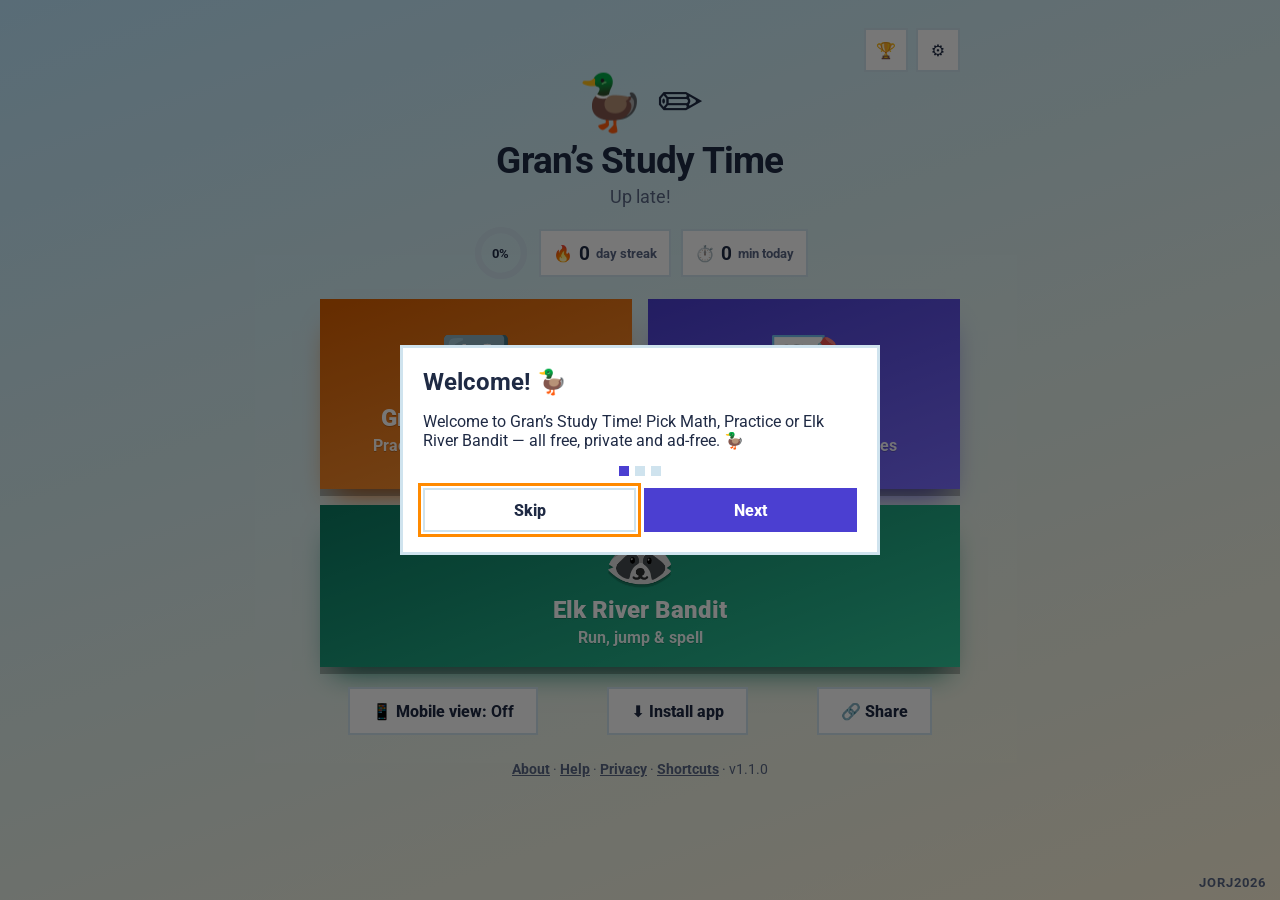
<file: index.html>
<!DOCTYPE html>
<html lang="en">
<head>
<meta charset="utf-8">
<meta name="viewport" content="width=device-width, initial-scale=1, viewport-fit=cover">
<meta name="theme-color" content="#bfe9ff">
<meta name="color-scheme" content="light dark">
<meta name="referrer" content="no-referrer">
<meta name="format-detection" content="telephone=no">
<meta name="apple-mobile-web-app-capable" content="yes">
<meta name="mobile-web-app-capable" content="yes">
<meta name="apple-mobile-web-app-title" content="Study Time">
<meta name="apple-mobile-web-app-status-bar-style" content="black-translucent">
<title>Gran’s Study Time</title>
<meta name="description" content="Gran’s Study Time: a math tutor, spelling practice and the Elk River Bandit game. Free, ad-free, private and works offline.">
<meta property="og:type" content="website">
<meta property="og:title" content="Gran’s Study Time">
<meta property="og:description" content="Math practice, spelling games and Elk River Bandit — free, private and works offline.">
<meta property="og:image" content="icons/og-image.png">
<meta property="og:image:width" content="1200"><meta property="og:image:height" content="630">
<meta name="twitter:card" content="summary_large_image">
<meta name="twitter:title" content="Gran’s Study Time">
<meta name="twitter:description" content="Math practice, spelling games and Elk River Bandit — free, private and works offline.">
<meta name="twitter:image" content="icons/og-image.png">
<link rel="manifest" href="manifest.webmanifest">
<link rel="icon" href="favicon.ico" sizes="any">
<link rel="icon" type="image/png" href="icons/favicon-32.png">
<link rel="apple-touch-icon" href="icons/apple-touch-icon.png">
<link rel="stylesheet" href="https://fonts.googleapis.com/css2?family=Roboto:wght@400;500;700;900&display=swap" media="print" onload="this.media='all'">
<link rel="stylesheet" href="styles.css">
</head>
<body>
<a class="skip" href="#home">Skip to apps</a>
<div id="offline" role="status" hidden>📡 You’re offline — your games still work.</div>
<div id="shell">
  <div id="bar"><button class="back" id="hb" aria-label="Back to Study Time home">🏠</button><b id="bt"></b><span class="rt"><button class="mini" id="fs" aria-label="Full screen" title="Full screen">⛶</button><button class="mini" id="mb" aria-label="Mobile view" aria-pressed="false">📱</button><button class="mini" id="cb" aria-label="Collapse header">▲</button></span></div>
  <button id="tab" aria-label="Show header">🏠 ▼</button>
  <main id="home">
    <div class="wrap">
      <div class="topbtns"><button class="mini" id="progbtn" aria-label="My progress" title="My progress">🏆</button><button class="mini" id="setbtn" aria-label="Settings" title="Settings">⚙️</button></div>
      <div class="hero" id="hero" role="button" tabindex="0" aria-label="Quack">🦆 ✏️</div>
      <h1>Gran’s Study Time</h1>
      <p class="greet" id="greet" aria-live="polite"></p>
      <div class="chips" id="chips">
        <div class="ring" id="ring" role="img" aria-label="Daily goal"><svg viewBox="0 0 44 44" aria-hidden="true"><circle cx="22" cy="22" r="18" class="rbg"/><circle cx="22" cy="22" r="18" class="rfg" id="rfg"/></svg><b id="rtxt">0</b></div>
        <div class="chip" id="streakchip"><span>🔥</span><b id="streakn">0</b><small>day streak</small></div>
        <div class="chip" id="todaychip"><span>⏱️</span><b id="todayn">0</b><small>min today</small></div>
      </div>
      <button class="cont" id="cont" hidden></button>
      <div class="apps">
        <button class="app math" data-a="math"><span>🔢</span>Gran’s Math Tutor<small>Practice, learn &amp; play games</small></button>
        <button class="app wordsb" data-a="words"><span>📝</span>Practice<small>Spelling games &amp; quizzes</small></button>
        <button class="app riverb" data-a="river"><span>🦝</span>Elk River Bandit<small>Run, jump &amp; spell</small></button>
      </div>
      <div class="homebtns">
        <button class="mtoggle" id="mhome" aria-pressed="false">📱 Mobile view: <b>Off</b></button>
        <button class="mtoggle" id="installbtn" hidden>⬇️ Install app</button>
        <button class="mtoggle" id="sharebtn">🔗 Share</button>
      </div>
      <p class="mtip" id="mtip" hidden>Tip: in Safari tap Share → Add to Home Screen to play full-screen.</p>
      <nav class="foot" aria-label="More">
        <a href="about.html">About</a> · <a href="help.html">Help</a> · <a href="privacy.html">Privacy</a> · <a href="#" id="kbdlink">Shortcuts</a> · <span id="ver">v1.0.0</span>
      </nav>
      <noscript><p class="mtip"><b>Study Time needs JavaScript.</b> Please turn it on in your browser settings.</p></noscript>
    </div>
  </main>
  <div id="loading" hidden role="status" aria-live="polite"><div class="spin" aria-hidden="true">🦆</div><p id="loadmsg">Loading…</p><div id="loaderr" hidden><p>This is taking a while.</p><button class="mini wide" id="retry">Try again</button> <button class="mini wide" id="loadhome">Home</button></div></div>
</div>
<div id="storewarn" hidden role="alert">⚠️ Your browser is blocking saved data, so progress can’t be kept. Try turning off private browsing.</div>
<div id="toasts" aria-live="polite" aria-atomic="false"></div>

<dialog id="dlgSet" aria-labelledby="tSet"><form method="dialog" class="dlg">
  <h2 id="tSet">⚙️ Settings</h2>
  <label class="row">Player name<input id="sName" type="text" maxlength="20" autocomplete="off" placeholder="Your name"></label>
  <label class="row">Sound<select id="sSound"><option value="on">On</option><option value="off">Off (all apps)</option></select></label>
  <label class="row">Theme<select id="sTheme"><option value="auto">Match my device</option><option value="light">Light</option><option value="dark">Dark</option></select></label>
  <label class="row">Text size<select id="sText"><option value="100">Normal</option><option value="115">Large</option><option value="130">Extra large</option></select></label>
  <label class="row">Reduce motion<select id="sMotion"><option value="auto">Match my device</option><option value="on">On</option><option value="off">Off</option></select></label>
  <label class="row">Daily goal<select id="sGoal"><option value="0">No goal</option><option value="5">5 minutes</option><option value="10">10 minutes</option><option value="15">15 minutes</option><option value="20">20 minutes</option><option value="30">30 minutes</option><option value="45">45 minutes</option><option value="60">60 minutes</option></select></label>
  <label class="row">Break reminder<select id="sBreak"><option value="0">Off</option><option value="15">Every 15 minutes</option><option value="20">Every 20 minutes</option><option value="30">Every 30 minutes</option></select></label>
  <label class="row">Keep screen awake<select id="sWake"><option value="off">Off</option><option value="on">While playing</option></select></label>
  <h3>Your data</h3>
  <div class="btnrow"><button type="button" class="mini wide" id="bBackup">⬇️ Download backup</button><button type="button" class="mini wide" id="bRestore">⬆️ Restore backup</button><input type="file" id="fRestore" accept="application/json,.json" hidden></div>
  <div class="btnrow"><button type="button" class="mini wide danger" id="bErase">🗑️ Erase everything</button></div>
  <details class="diag"><summary>About &amp; diagnostics</summary><pre id="diagTxt"></pre><div class="btnrow"><button type="button" class="mini wide" id="bDiag">📋 Copy diagnostics</button><button type="button" class="mini wide" id="bUpdate">🔄 Check for updates</button></div></details>
  <div class="btnrow"><button class="mini wide pri" value="close">Done</button></div>
</form></dialog>

<dialog id="dlgProg" aria-labelledby="tProg"><form method="dialog" class="dlg">
  <h2 id="tProg">🏆 My progress</h2>
  <div id="progBody"></div>
  <div class="btnrow"><button class="mini wide pri" value="close">Close</button></div>
</form></dialog>

<dialog id="dlgTour" aria-labelledby="tTour"><form method="dialog" class="dlg">
  <h2 id="tTour">Welcome! 🦆</h2>
  <p id="tourTxt"></p>
  <div class="dots" id="tourDots" aria-hidden="true"></div>
  <div class="btnrow"><button type="button" class="mini wide" id="tourSkip">Skip</button><button type="button" class="mini wide pri" id="tourNext">Next</button></div>
</form></dialog>

<dialog id="dlgKeys" aria-labelledby="tKeys"><form method="dialog" class="dlg">
  <h2 id="tKeys">⌨️ Shortcuts</h2>
  <table><tr><td><kbd>1</kbd> <kbd>2</kbd> <kbd>3</kbd></td><td>Open Math, Practice, Bandit</td></tr><tr><td><kbd>Esc</kbd></td><td>Back to home</td></tr><tr><td><kbd>S</kbd></td><td>Settings</td></tr><tr><td><kbd>P</kbd></td><td>My progress</td></tr><tr><td><kbd>?</kbd></td><td>This list</td></tr></table>
  <div class="btnrow"><button class="mini wide pri" value="close">Close</button></div>
</form></dialog>

<dialog id="dlgConfirm" aria-labelledby="tConf"><form method="dialog" class="dlg">
  <h2 id="tConf">Are you sure?</h2><p id="confTxt"></p>
  <div class="btnrow"><button class="mini wide" value="no">Cancel</button><button class="mini wide danger" value="yes">Yes, do it</button></div>
</form></dialog>

<div id="rotate" hidden role="status">🔄 Turn your device sideways for the best view of Elk River Bandit.</div>
<div class="tag">JORJ2026</div>
<script src="version.js"></script>
<script src="quack.js"></script>
<script src="hub.js"></script>
<script src="launch.js"></script>
</body>
</html>
</file>
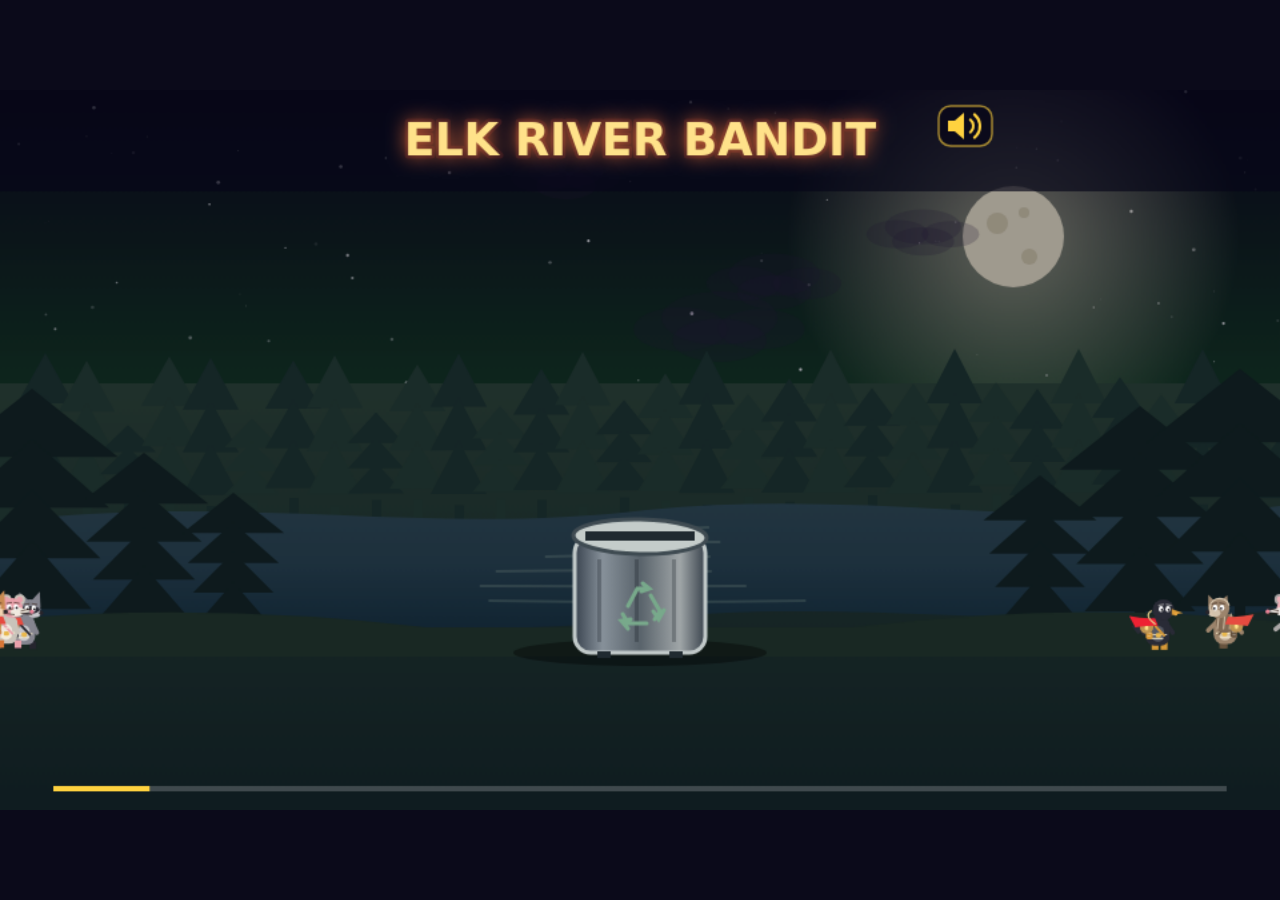
<file: apps/river-bandit/index.html>
<!doctype html><html lang="en"><head><meta charset="utf-8"><meta name="viewport" content="width=device-width, initial-scale=1, viewport-fit=cover"><title>Elk River Bandit</title><link rel="stylesheet" href="style.css"></head><body><canvas id="c" width="960" height="540" aria-label="Elk River Bandit game"></canvas><input id="spellingWords" type="text" aria-label="Comma-separated spelling words" placeholder="Paste words separated by commas: river, bandit, raccoon" autocomplete="off" spellcheck="false"><script src="app.js"></script></body></html>
</file>
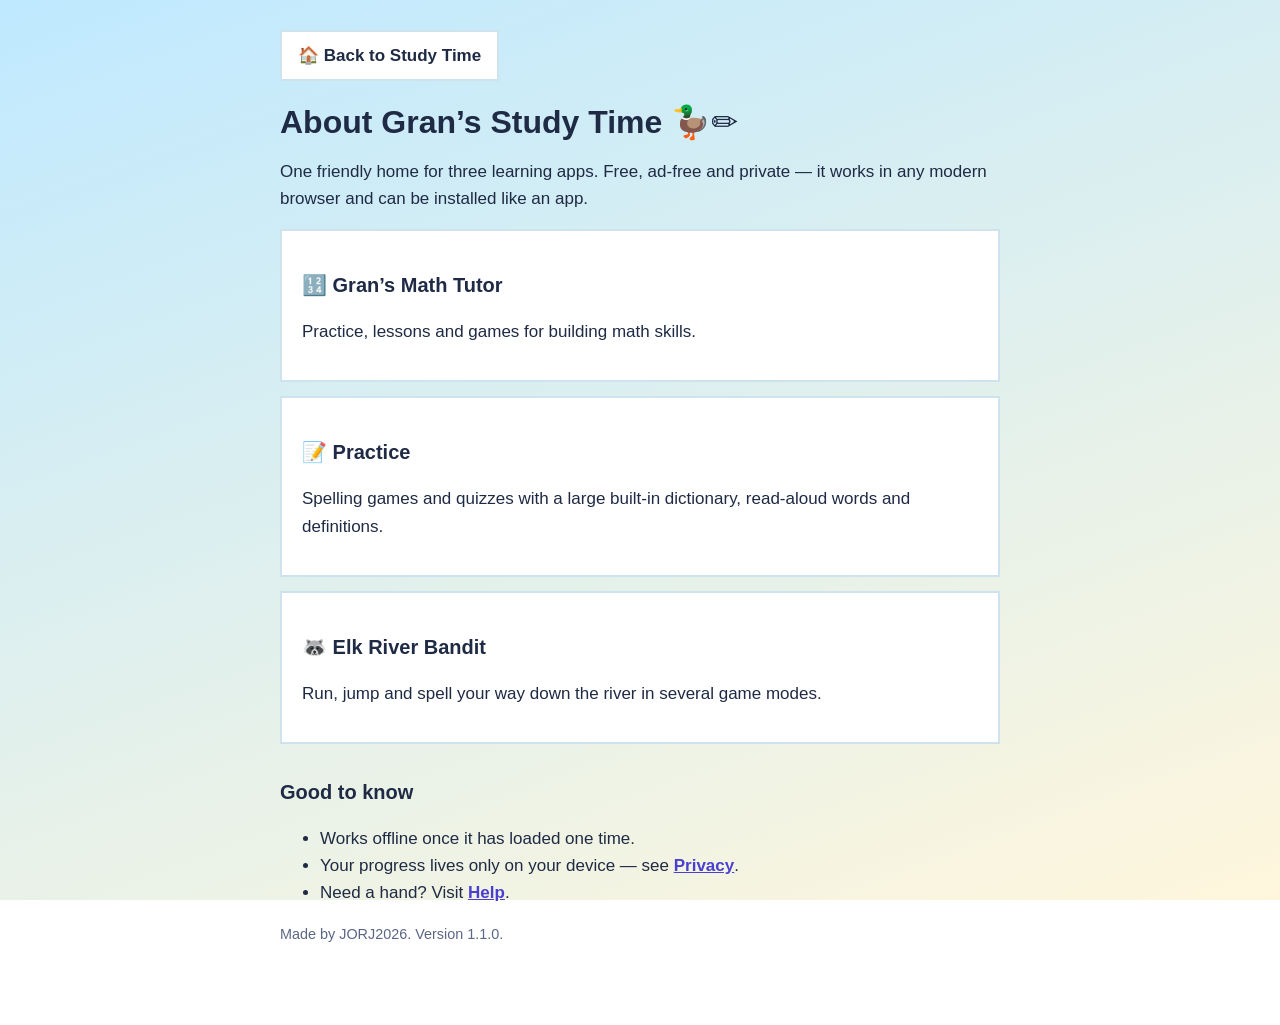
<file: about.html>
<!DOCTYPE html>
<html lang="en"><head><meta charset="utf-8"><meta name="viewport" content="width=device-width, initial-scale=1, viewport-fit=cover"><meta name="theme-color" content="#bfe9ff"><meta name="referrer" content="no-referrer"><link rel="icon" href="favicon.ico" sizes="any"><link rel="icon" type="image/png" href="icons/favicon-32.png"><link rel="apple-touch-icon" href="icons/apple-touch-icon.png"><link rel="stylesheet" href="pages.css">
<title>About – Gran’s Study Time</title><meta name="description" content="About Gran’s Study Time: a math tutor, a spelling practice app and the Elk River Bandit game."></head><body><main>
<a class="home" href="index.html">🏠 Back to Study Time</a>
<h1>About Gran’s Study Time 🦆✏️</h1>
<p>One friendly home for three learning apps. Free, ad-free and private — it works in any modern browser and can be installed like an app.</p>
<div class="card"><h2>🔢 Gran’s Math Tutor</h2><p>Practice, lessons and games for building math skills.</p></div>
<div class="card"><h2>📝 Practice</h2><p>Spelling games and quizzes with a large built-in dictionary, read-aloud words and definitions.</p></div>
<div class="card"><h2>🦝 Elk River Bandit</h2><p>Run, jump and spell your way down the river in several game modes.</p></div>
<h2>Good to know</h2>
<ul><li>Works offline once it has loaded one time.</li><li>Your progress lives only on your device — see <a href="privacy.html">Privacy</a>.</li><li>Need a hand? Visit <a href="help.html">Help</a>.</li></ul>
<p class="meta">Made by JORJ2026. Version <span id="v">1.0.0</span>.</p>
<script>try{var s=document.createElement("script");s.src="version.js";s.onload=function(){document.getElementById("v").textContent=window.GST_VERSION||"1.0.0"};document.head.appendChild(s)}catch(e){}</script>
</main></body></html>
</file>
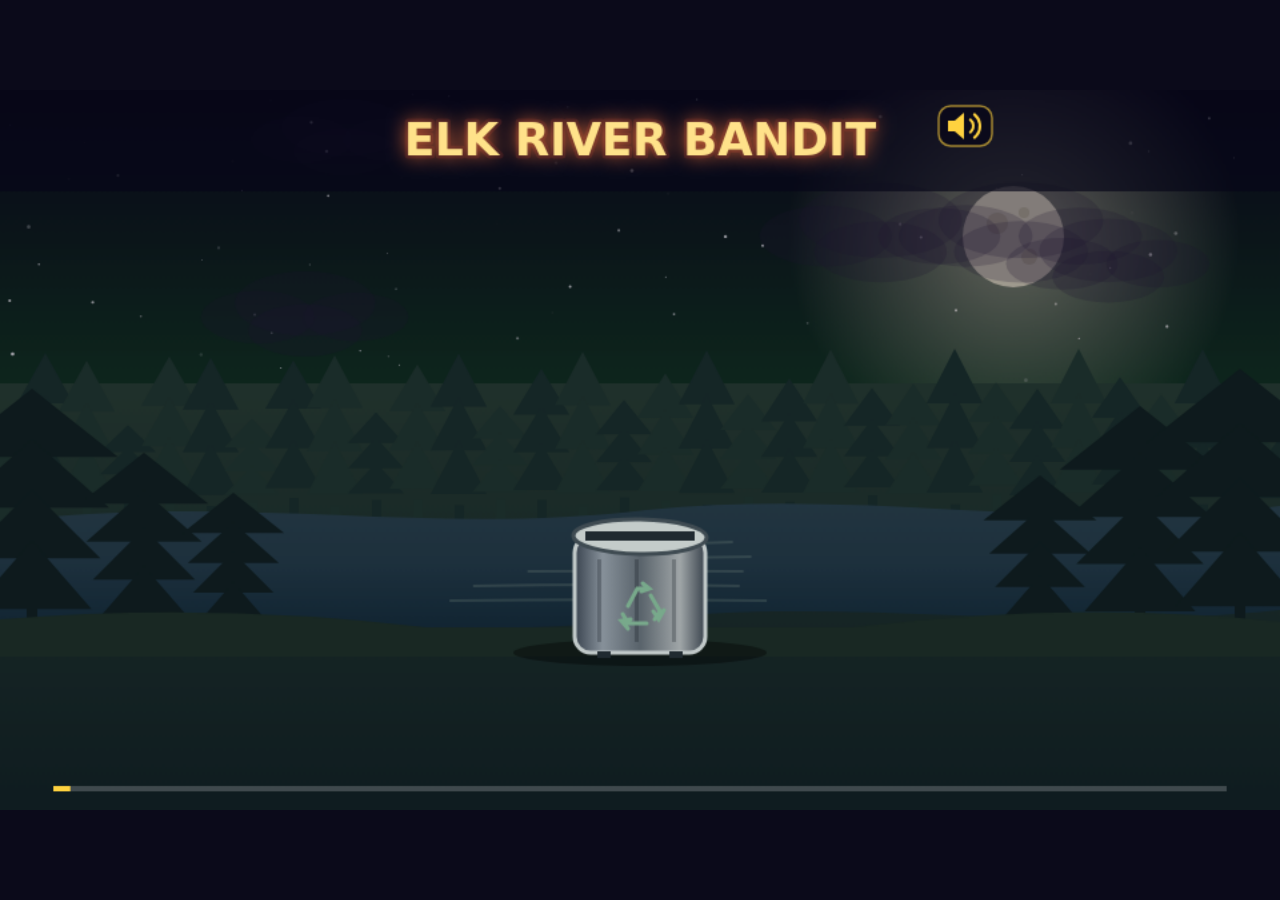
<file: erb.html>
<!doctype html><meta charset="utf-8"><meta http-equiv="refresh" content="0;url=apps/river-bandit/index.html"><title>Elk River Bandit</title><a href="apps/river-bandit/index.html">Elk River Bandit</a>
</file>
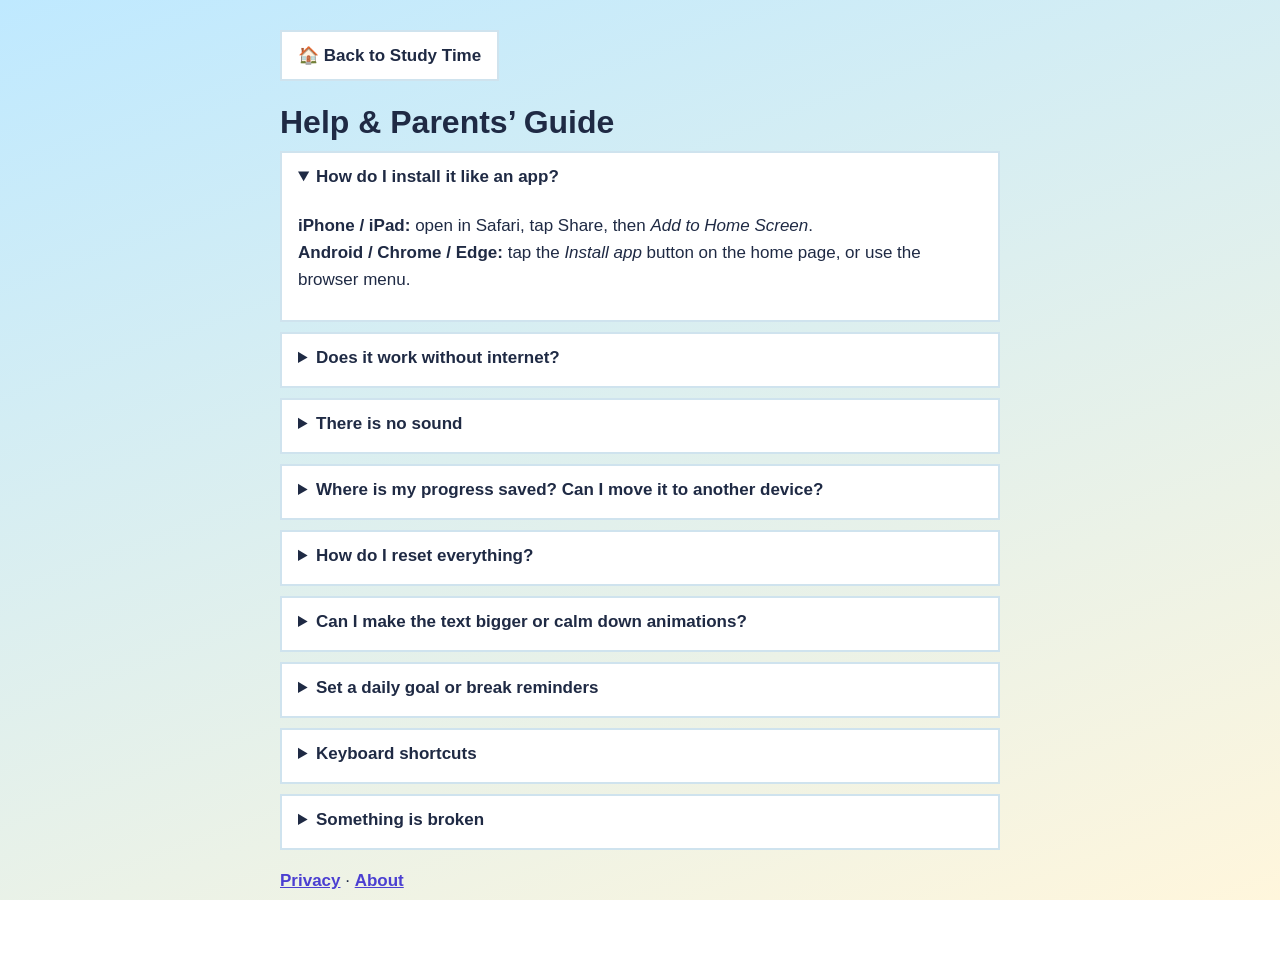
<file: help.html>
<!DOCTYPE html>
<html lang="en"><head><meta charset="utf-8"><meta name="viewport" content="width=device-width, initial-scale=1, viewport-fit=cover"><meta name="theme-color" content="#bfe9ff"><meta name="referrer" content="no-referrer"><link rel="icon" href="favicon.ico" sizes="any"><link rel="icon" type="image/png" href="icons/favicon-32.png"><link rel="apple-touch-icon" href="icons/apple-touch-icon.png"><link rel="stylesheet" href="pages.css">
<title>Help – Gran’s Study Time</title><meta name="description" content="Help for parents, teachers and players: sound, installing, offline use, backups and more."></head><body><main>
<a class="home" href="index.html">🏠 Back to Study Time</a>
<h1>Help &amp; Parents’ Guide</h1>
<details open><summary>How do I install it like an app?</summary><p><b>iPhone / iPad:</b> open in Safari, tap Share, then <i>Add to Home Screen</i>.<br><b>Android / Chrome / Edge:</b> tap the <i>Install app</i> button on the home page, or use the browser menu.</p></details>
<details><summary>Does it work without internet?</summary><p>Yes. After the first visit the games are saved on your device. Looking up a word definition needs internet.</p></details>
<details><summary>There is no sound</summary><p>Check the ⚙️ Settings and make sure <i>Sound</i> is on, then check your device’s volume and silent switch. Tap anywhere once — browsers wait for a tap before playing sound.</p></details>
<details><summary>Where is my progress saved? Can I move it to another device?</summary><p>On this device only. Use <b>Settings → Download backup</b> and then <b>Restore backup</b> on the other device.</p></details>
<details><summary>How do I reset everything?</summary><p><b>Settings → Erase everything</b>. This cannot be undone, so download a backup first if you might want it.</p></details>
<details><summary>Can I make the text bigger or calm down animations?</summary><p>Yes — Settings has <i>Text size</i>, <i>Dark / light theme</i> and <i>Reduce motion</i>.</p></details>
<details><summary>Set a daily goal or break reminders</summary><p>In Settings choose a daily study goal in minutes. The ring on the home screen fills up as you study. You can also turn on gentle break reminders.</p></details>
<details><summary>Keyboard shortcuts</summary><table><tr><td><kbd>1</kbd> <kbd>2</kbd> <kbd>3</kbd></td><td>Open Math, Practice, Bandit</td></tr><tr><td><kbd>Esc</kbd></td><td>Back to home (when not typing)</td></tr><tr><td><kbd>S</kbd></td><td>Open Settings</td></tr><tr><td><kbd>?</kbd></td><td>Show shortcuts</td></tr></table></details>
<details><summary>Something is broken</summary><p>Open Settings → About &amp; diagnostics and tap <i>Copy diagnostics</i> to share what happened. Reloading the page usually helps; if the app looks out of date, close all tabs and open it again to get the latest version.</p></details>
<p><a href="privacy.html">Privacy</a> · <a href="about.html">About</a></p>
</main></body></html>
</file>
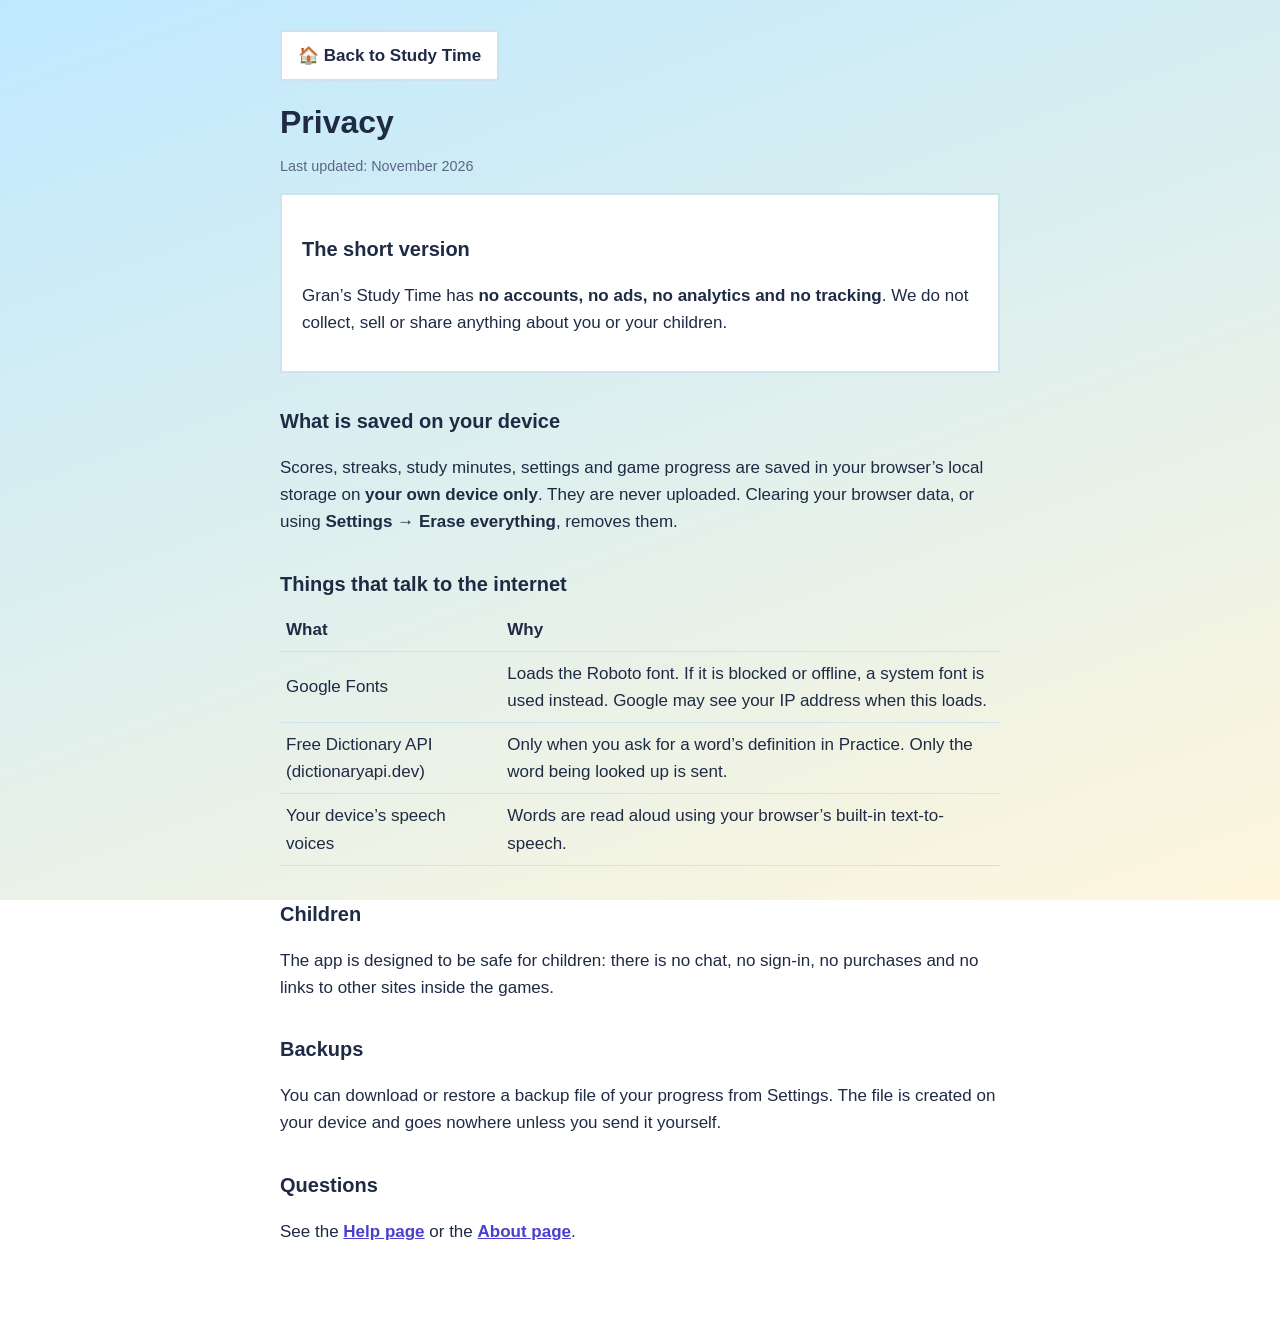
<file: privacy.html>
<!DOCTYPE html>
<html lang="en"><head><meta charset="utf-8"><meta name="viewport" content="width=device-width, initial-scale=1, viewport-fit=cover"><meta name="theme-color" content="#bfe9ff"><meta name="referrer" content="no-referrer"><link rel="icon" href="favicon.ico" sizes="any"><link rel="icon" type="image/png" href="icons/favicon-32.png"><link rel="apple-touch-icon" href="icons/apple-touch-icon.png"><link rel="stylesheet" href="pages.css">
<title>Privacy – Gran’s Study Time</title><meta name="description" content="Gran’s Study Time has no accounts, no ads and no tracking. Everything stays on your device."></head><body><main>
<a class="home" href="index.html">🏠 Back to Study Time</a>
<h1>Privacy</h1>
<p class="meta">Last updated: November 2026</p>
<div class="card"><h2>The short version</h2>
<p>Gran’s Study Time has <b>no accounts, no ads, no analytics and no tracking</b>. We do not collect, sell or share anything about you or your children.</p></div>
<h2>What is saved on your device</h2>
<p>Scores, streaks, study minutes, settings and game progress are saved in your browser’s local storage on <b>your own device only</b>. They are never uploaded. Clearing your browser data, or using <b>Settings → Erase everything</b>, removes them.</p>
<h2>Things that talk to the internet</h2>
<table><tr><th>What</th><th>Why</th></tr>
<tr><td>Google Fonts</td><td>Loads the Roboto font. If it is blocked or offline, a system font is used instead. Google may see your IP address when this loads.</td></tr>
<tr><td>Free Dictionary API (dictionaryapi.dev)</td><td>Only when you ask for a word’s definition in Practice. Only the word being looked up is sent.</td></tr>
<tr><td>Your device’s speech voices</td><td>Words are read aloud using your browser’s built-in text-to-speech.</td></tr></table>
<h2>Children</h2>
<p>The app is designed to be safe for children: there is no chat, no sign-in, no purchases and no links to other sites inside the games.</p>
<h2>Backups</h2>
<p>You can download or restore a backup file of your progress from Settings. The file is created on your device and goes nowhere unless you send it yourself.</p>
<h2>Questions</h2>
<p>See the <a href="help.html">Help page</a> or the <a href="about.html">About page</a>.</p>
</main></body></html>
</file>
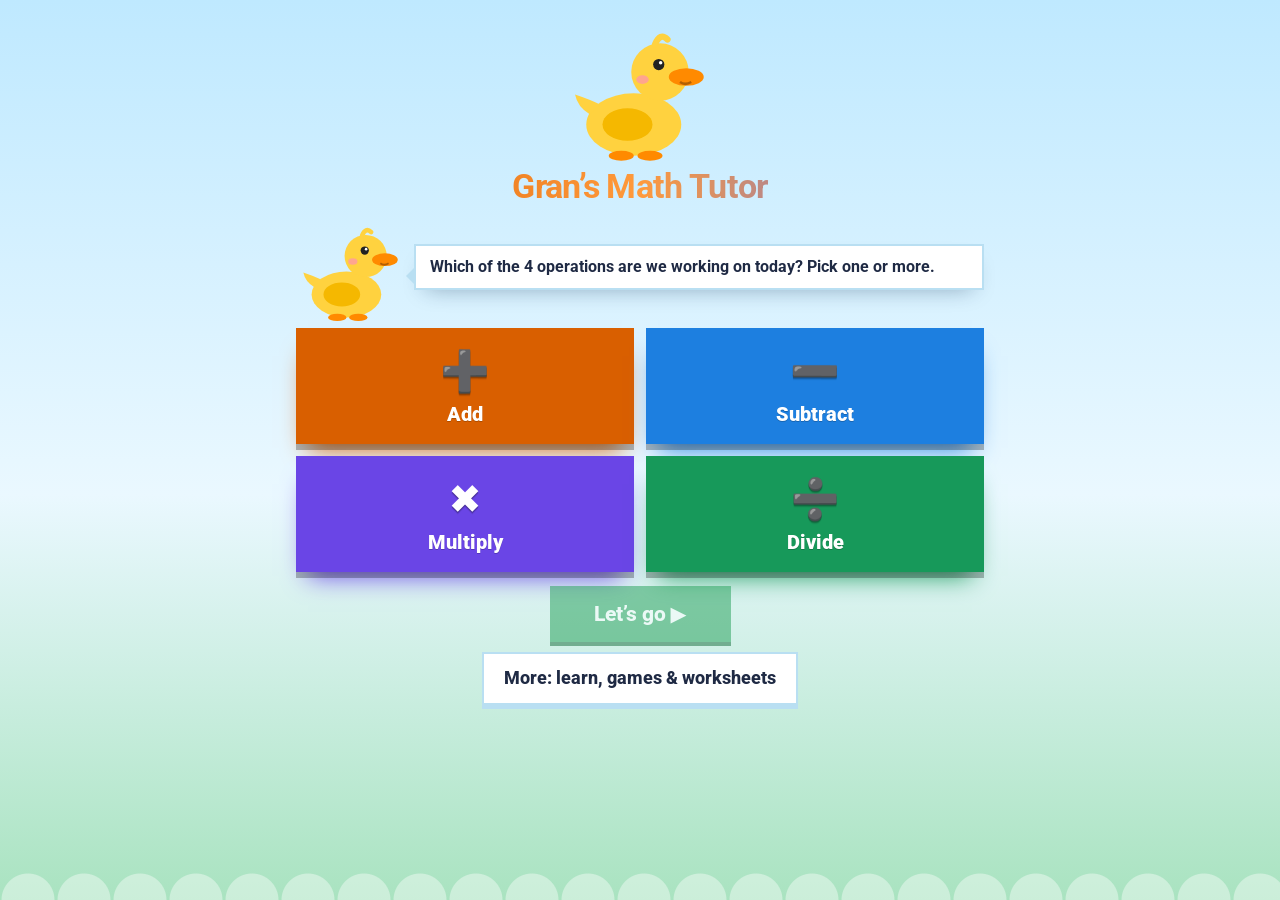
<file: apps/math.html>
<!DOCTYPE html>
<html lang="en">
<head>
<meta charset="utf-8"><link rel="stylesheet" href="https://fonts.googleapis.com/css2?family=Roboto:wght@400;500;700;900&display=swap" media="print" onload="this.media='all'">
<meta name="viewport" content="width=device-width, initial-scale=1, viewport-fit=cover">
<meta name="theme-color" content="#bfe9ff">
<meta name="apple-mobile-web-app-capable" content="yes">
<meta name="mobile-web-app-capable" content="yes">
<title>Gran’s Math Tutor</title>
<link rel="stylesheet" href="math.css">
</head>
<body>
<div id="app"></div>
<script src="quack.js"></script>
<script src="math.js"></script>
</body>
</html>
</file>
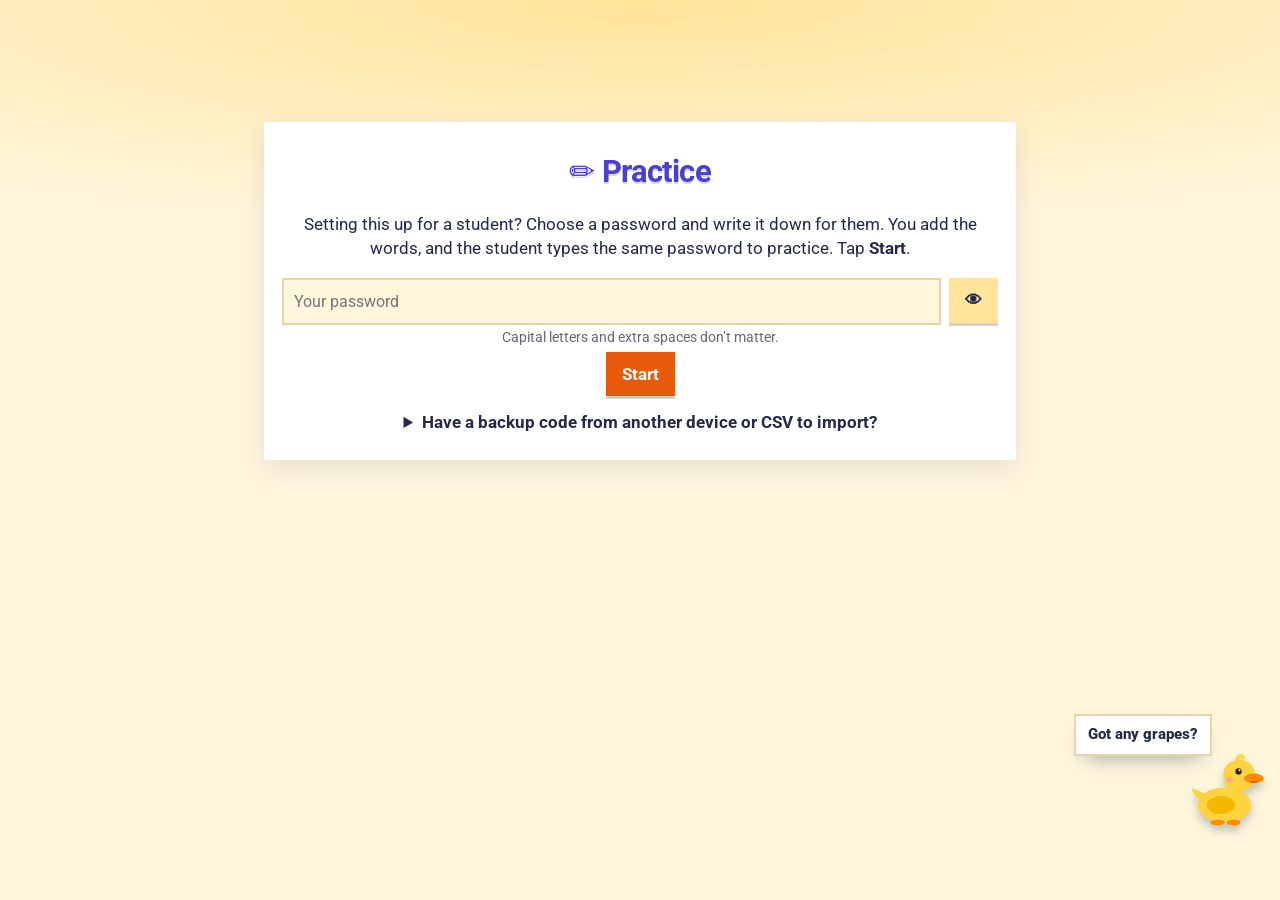
<file: apps/words.html>
<!DOCTYPE html><html lang="en"><head><meta charset="utf-8"><link rel="stylesheet" href="https://fonts.googleapis.com/css2?family=Roboto:wght@400;500;700;900&display=swap" media="print" onload="this.media='all'"><meta name="viewport" content="width=device-width, initial-scale=1, viewport-fit=cover"><title>Practice</title><meta name="apple-mobile-web-app-capable" content="yes"><meta name="theme-color" content="#4b3fd1">
<link rel="stylesheet" href="words.css"></head><body><div id="app"></div>
<script src="quack.js"></script>
<script src="words-data.js"></script>
<script src="words.js"></script>
<script src="words-duck.js"></script></body></html>
</file>
<file: styles.css>
:root{--bg1:#bfe9ff;--bg2:#fff6dc;--card:#fff;--ink:#1f2a44;--mut:#5a6785;--line:#cfe3ee;--bar:#ffffffcc;
box-sizing:border-box;padding-top:env(safe-area-inset-top,0px);padding-bottom:env(safe-area-inset-bottom,0px)}
@media (prefers-color-scheme:dark){:root:not([data-theme="light"]){--bg1:#0c1d33;--bg2:#241f3d;--card:#1b3052;--ink:#f3f7ff;--mut:#a8bdd6;--line:#2c4a73;--bar:#10203ccc}}
*{box-sizing:border-box}
html,body{height:100%;margin:0}
html{scroll-padding-top:env(safe-area-inset-top,0px);-webkit-text-size-adjust:100%}
body{font-family:Roboto,Arial,Helvetica,system-ui,sans-serif;color:var(--ink);background:linear-gradient(160deg,var(--bg1),var(--bg2)) fixed;-webkit-tap-highlight-color:transparent;overscroll-behavior-y:none}
body::before{content:"";position:fixed;inset:0 0 auto;height:env(safe-area-inset-top,0px);background:var(--bar);z-index:10;pointer-events:none}
#shell{height:100%;display:flex;flex-direction:column}
#bar{display:none;align-items:center;gap:10px;padding:8px 12px;background:var(--bar);border-bottom:1px solid var(--line);-webkit-backdrop-filter:blur(14px);backdrop-filter:blur(14px)}
#bar.on{display:flex}
#bar.min{display:none}
.rt{display:flex;gap:6px;justify-content:flex-end;width:96px}
.mini{background:var(--card);border:2px solid var(--line);border-radius:14px;min-height:44px;min-width:44px;padding:0 6px;font-weight:800;font-size:1rem}
.mini[aria-pressed="true"],.mtoggle[aria-pressed="true"]{background:#ffd23f;color:#1f2a44;border-color:#ff8a00}
.mtoggle{display:block;margin:24px auto 0;min-height:48px;padding:0 22px;background:var(--card);border:2px solid var(--line);font-weight:800;font-size:1rem}
.mtip{text-align:center;color:var(--mut);font-size:.9rem;margin:10px 0 0}
body.mobile,body.mobile #shell{position:fixed;inset:0;width:100%}
body.mobile #shell{height:100dvh;padding-left:env(safe-area-inset-left,0px);padding-right:env(safe-area-inset-right,0px)}
body.mobile{overscroll-behavior:none;touch-action:manipulation;-webkit-touch-callout:none}
body.mobile #bar{padding-top:max(6px,env(safe-area-inset-top,0px))}
body.mobile .app{min-height:150px}
body.mobile #home{-webkit-overflow-scrolling:touch;padding-bottom:calc(40px + env(safe-area-inset-bottom,0px))}
#tab{display:none;position:fixed;top:env(safe-area-inset-top,0px);left:50%;transform:translateX(-50%);z-index:11;min-height:26px;padding:0 12px;font-size:.8rem;font-weight:800;background:var(--bar);border:1px solid var(--line);border-top:0;opacity:.75;-webkit-backdrop-filter:blur(10px);backdrop-filter:blur(10px)}
#tab.on{display:block}
#bar b{flex:1;text-align:center;font-size:1.05rem}
#bar .sp{width:96px}
button{font:inherit;color:inherit;cursor:pointer;border:0}
button:focus-visible{outline:3px solid #ff8a00;outline-offset:2px}
.back{background:var(--card);border:2px solid var(--line);border-radius:14px;min-height:44px;padding:0 14px;font-weight:800;width:96px}
#home{flex:1;overflow:auto;padding:28px 18px 40px;display:flex;flex-direction:column;align-items:center}
#home[hidden],.frame[hidden]{display:none}
.wrap{width:100%;max-width:640px}
h1{font-size:2.3rem;letter-spacing:-.02em;text-align:center;margin:.3em 0 .1em;line-height:1.1}
.sub{text-align:center;color:var(--mut);margin:0 0 26px;font-size:1.1rem}
.hero{cursor:pointer;text-align:center;font-size:3.4rem;line-height:1;margin-top:4px}
.apps{display:grid;grid-template-columns:1fr;gap:16px}
@media(min-width:560px){.apps{grid-template-columns:1fr 1fr}}
.app{display:flex;flex-direction:column;align-items:center;justify-content:center;gap:4px;min-height:190px;padding:20px 14px;border-radius:30px;color:#fff;text-shadow:0 1px 0 #0003;font-weight:900;font-size:1.5rem;box-shadow:0 7px 0 #0004,0 18px 28px -14px var(--c);background:linear-gradient(160deg,var(--c),var(--c2))}
.app:active{transform:translateY(5px);box-shadow:0 2px 0 #0004}
.app span{font-size:3.6rem;filter:drop-shadow(0 3px 0 #0003)}
.app small{font-weight:700;font-size:1rem;opacity:.95}
.math{--c:#d95f00;--c2:#ff9a3c}
.wordsb{--c:#4b3fd1;--c2:#7a6cff}
.riverb{--c:#0b7a62;--c2:#2fc79a}
@media(min-width:560px){.riverb{grid-column:1/-1;min-height:150px}}
.frame{flex:1;width:100%;border:0;min-height:0;background:transparent}
.foot{text-align:center;color:var(--mut);margin-top:26px}
.tag{position:fixed;right:14px;bottom:calc(10px + env(safe-area-inset-bottom,0px));z-index:5;pointer-events:none;color:var(--mut);font-weight:700;font-size:.8rem;letter-spacing:.08em}
@media (prefers-reduced-motion:reduce){*{transition:none!important}}
*,*::before,*::after{border-radius:0!important}/* ---- Launch additions ---- */
:root[data-theme="dark"]{--bg1:#0c1d33;--bg2:#241f3d;--card:#1b3052;--ink:#f3f7ff;--mut:#a8bdd6;--line:#2c4a73;--bar:#10203ccc;color-scheme:dark}
.skip{position:fixed;left:8px;top:-60px;z-index:100;background:#ffd23f;color:#1f2a44;padding:10px 14px;font-weight:800;text-decoration:none}
.skip:focus{top:8px}
#offline{position:fixed;left:50%;top:calc(env(safe-area-inset-top,0px) + 6px);transform:translateX(-50%);z-index:60;background:#1f2a44;color:#fff;padding:6px 14px;font-weight:700;font-size:.85rem;max-width:92vw;text-align:center}
#offline[hidden],#storewarn[hidden],#loading[hidden],#rotate[hidden],.cont[hidden]{display:none}
#storewarn{position:fixed;left:0;right:0;bottom:0;z-index:70;background:#c92a2a;color:#fff;padding:10px 14px;text-align:center;font-weight:700}
.topbtns{display:flex;justify-content:flex-end;gap:8px}
.greet{text-align:center;color:var(--mut);font-size:1.15rem;margin:0 0 14px;min-height:1.4em}
.chips{display:flex;justify-content:center;align-items:center;gap:10px;margin:0 0 18px;flex-wrap:wrap}
.chip{display:flex;align-items:center;gap:6px;background:var(--card);border:2px solid var(--line);padding:6px 12px;min-height:48px}
.chip b{font-size:1.2rem}.chip small{color:var(--mut);font-weight:700}
.ring{position:relative;width:56px;height:56px}
.ring svg{width:100%;height:100%;transform:rotate(-90deg)}
.ring circle{fill:none;stroke-width:5}
.rbg{stroke:var(--line)}.rfg{stroke:#2fc79a;stroke-dasharray:113.1;stroke-dashoffset:113.1;transition:stroke-dashoffset .6s}
.ring b{position:absolute;inset:0;display:flex;align-items:center;justify-content:center;font-size:.8rem}
.ring.off{display:none}
.cont{display:block;width:100%;margin:0 0 16px;min-height:52px;background:#ffd23f;color:#1f2a44;font-weight:900;border:2px solid #ff8a00;font-size:1.1rem}
.homebtns{display:flex;justify-content:center;flex-wrap:wrap;gap:0 12px}
.homebtns .mtoggle{margin-top:20px}
.foot a{color:var(--mut);font-weight:700}
.foot{font-size:.9rem;padding-bottom:30px}
#loading{position:absolute;inset:0;z-index:20;display:flex;flex-direction:column;align-items:center;justify-content:center;background:linear-gradient(160deg,var(--bg1),var(--bg2));text-align:center}
.spin{font-size:4rem;animation:bob 1s ease-in-out infinite}
@keyframes bob{50%{transform:translateY(-14px)}}
#shell{position:relative}
#toasts{position:fixed;left:0;right:0;bottom:calc(46px + env(safe-area-inset-bottom,0px));z-index:90;display:flex;flex-direction:column;align-items:center;gap:8px;pointer-events:none}
.toast{pointer-events:auto;background:#1f2a44;color:#fff;border:2px solid #ffd23f;padding:10px 16px;font-weight:700;max-width:92vw;display:flex;gap:12px;align-items:center;animation:tin .25s}
.toast button{background:#ffd23f;color:#1f2a44;font-weight:800;padding:6px 12px;min-height:36px}
@keyframes tin{from{transform:translateY(20px);opacity:0}}
dialog{border:3px solid var(--line);background:var(--card);color:var(--ink);padding:0;max-width:min(480px,94vw);width:100%;max-height:90vh;overflow:auto}
dialog::backdrop{background:#0008}
.dlg{padding:18px 20px 20px;margin:0}
.dlg h2{margin:.1em 0 .6em}.dlg h3{margin:1em 0 .4em}
.row{display:flex;justify-content:space-between;align-items:center;gap:12px;padding:8px 0;border-bottom:1px solid var(--line);font-weight:700}
.row input,.row select{font:inherit;color:var(--ink);background:var(--bg2);border:2px solid var(--line);padding:6px 8px;min-height:40px;max-width:55%}
.btnrow{display:flex;gap:8px;flex-wrap:wrap;margin-top:12px}
.mini.wide{flex:1;padding:0 12px;min-width:120px}
.mini.pri{background:#4b3fd1;color:#fff;border-color:#4b3fd1}
.mini.danger{background:#c92a2a;color:#fff;border-color:#c92a2a}
.diag pre{white-space:pre-wrap;word-break:break-word;font-size:.8rem;background:var(--bg2);padding:8px;max-height:180px;overflow:auto}
.diag summary{cursor:pointer;font-weight:800;margin-top:14px;min-height:32px}
.dots{display:flex;gap:6px;justify-content:center;margin:10px 0}.dots i{width:10px;height:10px;background:var(--line)}.dots i.on{background:#4b3fd1}
#progBody table{width:100%;border-collapse:collapse}#progBody td{padding:8px 4px;border-bottom:1px solid var(--line)}#progBody td:last-child{text-align:right;font-weight:800}
.bars{display:flex;gap:6px;align-items:flex-end;height:80px;margin:10px 0 2px}
.bars div{flex:1;background:#2fc79a;min-height:3px}.bars div.t{background:#ff8a00}
.barl{display:flex;gap:6px;font-size:.7rem;color:var(--mut)}.barl span{flex:1;text-align:center}
#rotate{position:fixed;left:8px;right:8px;bottom:calc(50px + env(safe-area-inset-bottom,0px));z-index:80;background:#1f2a44;color:#fff;padding:10px;text-align:center;font-weight:700}
body.reduce *,body.reduce *::before,body.reduce *::after{animation:none!important;transition:none!important}
@media (prefers-reduced-motion:reduce){.spin{animation:none}}
@media print{.topbtns,.mtoggle,.homebtns,#offline,.tag,#toasts,.chips{display:none!important}body{background:#fff!important;color:#000}.app{box-shadow:none;color:#000;background:#fff;border:2px solid #000;text-shadow:none;min-height:0}}
</file>
<file: apps/river-bandit/style.css>
:root{--bg:#0b0a1a}
html,body{height:100%;margin:0;background:var(--bg);overflow:hidden}
body{display:flex;align-items:center;justify-content:center;touch-action:none;user-select:none}
canvas{width:100vw;max-height:100vh;aspect-ratio:16/9;max-width:calc(100vh*16/9);image-rendering:auto}
#spellingWords{position:fixed;z-index:3;display:none;box-sizing:border-box;border:2px solid #5ce0c0;border-radius:9px;padding:7px 12px;background:rgba(8,16,30,.96);color:#fff;font:600 14px system-ui,sans-serif;outline:none;box-shadow:0 0 18px rgba(65,231,190,.2);touch-action:auto;user-select:text}
#spellingWords::placeholder{color:#a7c8c8}
#spellingWords:focus{border-color:#ffe279;box-shadow:0 0 0 3px rgba(255,226,121,.2)}
#testWord{position:fixed;z-index:3;display:none;box-sizing:border-box;border:3px solid #ffe279;border-radius:12px;padding:4px 14px;background:rgba(255,253,242,.97);color:#1a2a22;font-family:'Comic Sans MS',system-ui,sans-serif;font-weight:700;text-align:center;text-transform:uppercase;letter-spacing:.18em;outline:none;box-shadow:0 0 20px rgba(255,226,121,.35);touch-action:auto;user-select:text}
#testWord::placeholder{letter-spacing:0;text-transform:none;font-weight:500;color:#8a9a8a}
</file>
<file: pages.css>
:root{--bg1:#bfe9ff;--bg2:#fff6dc;--card:#fff;--ink:#1f2a44;--mut:#5a6785;--line:#cfe3ee;--pri:#4b3fd1}
@media (prefers-color-scheme:dark){:root{--bg1:#0c1d33;--bg2:#241f3d;--card:#1b3052;--ink:#f3f7ff;--mut:#a8bdd6;--line:#2c4a73;--pri:#b3a8ff}}
*{box-sizing:border-box}
body{margin:0;font:17px/1.6 Roboto,Arial,Helvetica,system-ui,sans-serif;color:var(--ink);background:linear-gradient(160deg,var(--bg1),var(--bg2)) fixed;min-height:100vh;padding:env(safe-area-inset-top,0) 16px 40px}
main{max-width:720px;margin:0 auto;padding:24px 0}
.home{display:inline-block;margin:6px 0 10px;padding:10px 16px;background:var(--card);border:2px solid var(--line);color:var(--ink);font-weight:800;text-decoration:none;min-height:44px}
h1{font-size:2rem;line-height:1.15;margin:.4em 0 .3em}
h2{font-size:1.25rem;margin:1.6em 0 .4em}
p,li{color:var(--ink)}
.card{background:var(--card);border:2px solid var(--line);padding:6px 20px 18px;margin:14px 0}
a{color:var(--pri);font-weight:700}
a:focus-visible,.home:focus-visible{outline:3px solid #ff8a00;outline-offset:2px}
details{background:var(--card);border:2px solid var(--line);margin:10px 0;padding:10px 16px}
summary{cursor:pointer;font-weight:800;min-height:32px}
.meta{color:var(--mut);font-size:.9rem}
kbd{background:var(--card);border:1px solid var(--line);border-bottom-width:3px;padding:1px 7px;font:700 .9em monospace}
table{border-collapse:collapse;width:100%}td,th{border-bottom:1px solid var(--line);padding:8px 6px;text-align:left}
@media print{body{background:#fff;color:#000}.home{display:none}}
</file>
<file: apps/math.css>
:root{box-sizing:border-box;padding-top:env(safe-area-inset-top,0px);padding-bottom:env(safe-area-inset-bottom,0px);
--bg:#d8f2ff;--card:#fff;--ink:#1f2a44;--mut:#5a6785;--pri:#ff8a00;--yel:#ffd23f;--ok:#1f9d55;--bad:#e03e45;--line:#b9dff2;--pad:#7ccf6b}
@media (prefers-color-scheme:dark){:root:not([data-theme="light"]){--bg:#10263a;--card:#1b3652;--ink:#f3f7ff;--mut:#a8bdd6;--line:#2c5073;--pad:#3f9a4f}}
:root[data-theme="dark"]{--bg:#10263a;--card:#1b3652;--ink:#f3f7ff;--mut:#a8bdd6;--line:#2c5073;--pad:#3f9a4f}
*{box-sizing:border-box}
html{scroll-padding-top:env(safe-area-inset-top,0px)}
body{margin:0;background:var(--bg);color:var(--ink);font-family:Roboto,Arial,Helvetica,system-ui,sans-serif;font-size:18px;line-height:1.35;min-height:100vh}
#app{max-width:720px;margin:0 auto;padding:14px 14px 40px}
h1,h2,h3{margin:.2em 0;line-height:1.1}
h1{font-size:2rem}h2{font-size:1.5rem}
.top{display:flex;justify-content:space-between;align-items:center;gap:8px;margin-bottom:8px}
.pill{background:var(--card);border:2px solid var(--line);border-radius:99px;padding:6px 14px;font-weight:800}
button{font:inherit;color:inherit;cursor:pointer;border:0}
button:focus-visible{outline:3px solid var(--pri);outline-offset:2px}
.btn{background:var(--pri);color:#2b1700;font-weight:800;border-radius:16px;padding:12px 20px;box-shadow:0 4px 0 #b35f00;transition:transform .1s}
.btn:active{transform:translateY(3px);box-shadow:0 1px 0 #b35f00}
.btn.alt{background:var(--card);color:var(--ink);box-shadow:0 4px 0 var(--line);border:2px solid var(--line)}
.row{display:flex;flex-wrap:wrap;gap:10px;justify-content:center}
.grid{display:grid;grid-template-columns:repeat(auto-fit,minmax(150px,1fr));gap:12px}
.card{background:var(--card);border:2px solid var(--line);border-radius:22px;padding:16px}
.tile{background:var(--card);border:2px solid var(--line);border-radius:22px;padding:16px 10px;font-weight:800;text-align:center;box-shadow:0 5px 0 var(--line)}
.tile:active{transform:translateY(3px);box-shadow:0 2px 0 var(--line)}
.tile .em{font-size:2.2rem;display:block}
.tile small{display:block;font-weight:600;color:var(--mut)}
.chip{background:var(--card);border:2px solid var(--line);border-radius:99px;padding:6px 14px;font-weight:800}
.chip.on{background:var(--yel);color:#2b2100;border-color:#e0a800}
.mascot{display:flex;align-items:center;gap:8px;margin:6px 0}
.say{background:var(--card);border:2px solid var(--line);border-radius:20px;padding:10px 14px;position:relative;flex:1;font-weight:700}
.say:before{content:"";position:absolute;left:-10px;top:22px;border:8px solid transparent;border-right-color:var(--line);border-left:0}
.duck{cursor:pointer;flex:none;animation:bob 2.2s ease-in-out infinite}
.duck.cheer{animation:hop .5s 2}.duck.sad{animation:none}
@keyframes bob{50%{transform:translateY(-5px) rotate(-2deg)}}
@keyframes hop{50%{transform:translateY(-22px) rotate(6deg)}}
@keyframes shake{25%{transform:translateX(-6px)}75%{transform:translateX(6px)}}
.q{font-size:3rem;font-weight:900;text-align:center;margin:10px 0}
.disp{min-height:64px;background:var(--card);border:3px solid var(--pri);border-radius:18px;font-size:2.4rem;font-weight:900;text-align:center;padding:4px;margin-bottom:10px}
.disp.good{border-color:var(--ok);background:#d8f7e3;color:#0b5a2d}.disp.bad{border-color:var(--bad);animation:shake .3s}
.pad{display:grid;grid-template-columns:repeat(3,1fr);gap:8px;max-width:340px;margin:0 auto}
.pad button{background:var(--card);border:2px solid var(--line);border-radius:16px;font-size:1.6rem;font-weight:800;padding:12px 0;box-shadow:0 4px 0 var(--line)}
.pad button.go{background:var(--ok);color:#fff;box-shadow:0 4px 0 #136a38}
.bar{height:14px;background:var(--card);border:2px solid var(--line);border-radius:9px;overflow:hidden;margin:6px 0}
.bar i{display:block;height:100%;background:var(--pri);transition:width .3s}
.opts{display:grid;grid-template-columns:1fr 1fr;gap:12px;margin-top:10px}
.opt{background:var(--card);border:3px solid var(--line);border-radius:22px;font-size:1.9rem;font-weight:900;padding:18px 6px;box-shadow:0 5px 0 var(--line)}
.opt.right{background:#d8f7e3;border-color:var(--ok);color:#0b5a2d}.opt.wrong{background:#ffdfe0;border-color:var(--bad);color:#7d1519}
.bub{border-radius:50%;aspect-ratio:1;border:3px solid #fff8;background:radial-gradient(circle at 30% 25%,#fff9,#4db8ff88 60%,#2b8ad9aa);color:#06304f;font-size:2rem;font-weight:900;animation:bob 2.4s ease-in-out infinite;box-shadow:inset 0 -6px 10px #0003}
.bub.pop{animation:none;transform:scale(1.3);opacity:0;transition:.25s}
.eggs{display:grid;grid-template-columns:repeat(4,1fr);gap:8px}
.egg{aspect-ratio:1;border-radius:18px;background:var(--card);border:3px solid var(--line);font-size:1.15rem;font-weight:900;padding:2px}
.egg.back{background:var(--yel);font-size:2rem;border-color:#e0a800}.egg.done{background:#d8f7e3;border-color:var(--ok);color:#0b5a2d}
.rows{display:grid;gap:6px;margin:10px 0}
.rows div{background:var(--card);border:2px solid var(--line);border-radius:14px;padding:6px 14px;font-size:1.4rem;font-weight:800;display:flex;justify-content:space-between}
.rows div.new{background:var(--yel);color:#2b2100;border-color:#e0a800}
.skip{display:flex;flex-wrap:wrap;gap:6px;justify-content:center;font-weight:900;font-size:1.3rem;margin:8px 0}
.skip span{background:var(--pad);color:#0d2b10;border-radius:99px;padding:2px 12px}
.big{font-size:3.5rem;text-align:center}
.mut{color:var(--mut)}
@media print{#np{display:none}body{background:#fff;color:#000}}
:root{--sky1:#bfe9ff;--sky2:#eaf8ff;--pond:#a9e3c0}
@media (prefers-color-scheme:dark){:root:not([data-theme="light"]){--sky1:#0c1d33;--sky2:#12304d;--pond:#17503f}}
:root[data-theme="dark"]{--sky1:#0c1d33;--sky2:#12304d;--pond:#17503f}
html{-webkit-text-size-adjust:100%}
body{background:linear-gradient(180deg,var(--sky1),var(--sky2) 55%,var(--pond)) fixed;min-height:100dvh;-webkit-tap-highlight-color:transparent;touch-action:manipulation;-webkit-user-select:none;user-select:none;overscroll-behavior-y:none;padding-left:env(safe-area-inset-left,0px);padding-right:env(safe-area-inset-right,0px)}
body::after{content:"";position:fixed;left:0;right:0;bottom:0;height:46px;background:radial-gradient(circle at 50% 100%,#ffffff66 0 26px,transparent 27px) 0 100%/56px 40px repeat-x;pointer-events:none;z-index:-1}
#app{padding:12px 16px 56px}
h1{font-size:2.1rem;letter-spacing:-.02em;text-align:center}
.card,.tile,.say,.disp,.opt{box-shadow:0 10px 22px -12px #0a2a4a66}
.card{border-radius:26px}
.tile{border-radius:26px;min-height:112px;display:flex;flex-direction:column;justify-content:center;box-shadow:0 5px 0 var(--line),0 14px 22px -14px #0a2a4a66}
.btn{min-height:52px;border-radius:18px}
.btn.go{background:var(--ok);color:#fff;box-shadow:0 4px 0 #136a38;font-size:1.3rem;padding:14px 44px}
.chip{min-height:46px;min-width:46px;font-size:1.05rem}
.ops{display:grid;grid-template-columns:1fr 1fr;gap:12px}
.op{background:var(--c);color:#fff;border-radius:28px;min-height:116px;font-size:1.25rem;font-weight:900;display:flex;flex-direction:column;align-items:center;justify-content:center;gap:2px;box-shadow:0 6px 0 #0004,0 16px 24px -12px var(--c);text-shadow:0 1px 0 #0003}
.op span{font-size:2.5rem;filter:drop-shadow(0 2px 0 #0003)}
.op:active{transform:translateY(4px);box-shadow:0 2px 0 #0004}
.tbls{display:grid;grid-template-columns:repeat(4,1fr);gap:8px}.tbls .chip{padding:8px 0}
.su h3{margin:14px 0 8px;font-size:1.1rem}.su h3:first-child{margin-top:0}
.pad{gap:10px;max-width:360px}.pad button{font-size:1.9rem;padding:15px 0;border-radius:20px}
.q{font-size:3.4rem}.opt{min-height:92px;border-radius:26px}
.top{position:sticky;top:env(safe-area-inset-top,0px);z-index:5}
@media (max-width:400px){body{font-size:17px}.q{font-size:2.8rem}.mascot svg{width:88px;height:88px}}
@media (prefers-reduced-motion:reduce){*{animation:none!important;transition:none!important}}*,*::before,*::after{border-radius:0!important}

/* ---- visual polish ---- */
body{-webkit-font-smoothing:antialiased;text-rendering:optimizeLegibility}
.top{position:sticky;top:0;padding:6px 0;background:color-mix(in srgb,var(--bg) 78%,transparent);-webkit-backdrop-filter:blur(10px);backdrop-filter:blur(10px)}
.pill{box-shadow:0 3px 0 var(--line);font-variant-numeric:tabular-nums}
.btn{transition:transform .12s,box-shadow .12s,filter .15s}.btn:hover{filter:brightness(1.07)}
.btn.alt:hover{background:color-mix(in srgb,var(--card) 85%,var(--pri))}
button:disabled{cursor:not-allowed;opacity:.5}
.tile{transition:transform .15s,box-shadow .15s}.tile:hover{transform:translateY(-4px);box-shadow:0 9px 0 var(--line),0 18px 26px -14px #0a2a4a88}
.tile .em{transition:transform .2s cubic-bezier(.3,1.6,.6,1)}.tile:hover .em{transform:scale(1.15) rotate(-6deg)}
.chip{transition:transform .12s,background .15s}.chip:hover{transform:scale(1.06)}
.chip.on{box-shadow:0 3px 0 #e0a800}
.disp:empty:after{content:"_";color:var(--mut);animation:blink 1s steps(2) infinite}@keyframes blink{50%{opacity:0}}
.disp.good{animation:pop .4s}@keyframes pop{50%{transform:scale(1.08)}}
.pad button{transition:transform .08s,background .15s}.pad button:hover{background:color-mix(in srgb,var(--card) 80%,var(--yel))}
.pad button:active{transform:translateY(3px) scale(.96);box-shadow:0 1px 0 var(--line)}
.bar{box-shadow:inset 0 2px 4px #0002}.bar i{background-image:linear-gradient(45deg,#ffffff40 25%,transparent 25% 50%,#ffffff40 50% 75%,transparent 75%);background-size:24px 24px;animation:stripes 1s linear infinite}@keyframes stripes{to{background-position:24px 0}}
.opt{transition:transform .12s,border-color .15s,background .15s}.opt:hover{border-color:var(--pri);transform:translateY(-2px)}
.opt.right{animation:pop .4s}.opt.wrong{animation:shake .35s}
.egg{transition:transform .15s;box-shadow:0 4px 0 var(--line)}.egg:hover{transform:scale(1.06)}.egg.done{animation:pop .45s}
.egg.back{background:linear-gradient(160deg,var(--yel),#ffb347)}
.rows div{transition:transform .15s}.rows div:hover{transform:translateX(4px)}
.big{animation:pop .6s ease-out}
.op{transition:transform .12s,box-shadow .12s}.op:hover{transform:translateY(-3px)}.op:hover span{transform:scale(1.12) rotate(-4deg)}.op span{transition:transform .2s}
.mascot{animation:rise .45s ease-out both}@keyframes rise{from{opacity:0;transform:translateY(8px)}}
.say{font-size:1.02rem;line-height:1.35}
h1{background:linear-gradient(90deg,#d95f00,#ff9a3c 50%,#4b6bff);-webkit-background-clip:text;background-clip:text;color:transparent}
</file>
<file: apps/words.css>
:root{--bg:#fff6dc;--card:#fff;--ink:#23294a;--mut:#667;--pri:#4b3fd1;--onpri:#fff;--pri2:#e8590c;--ok:#198754;--no:#c92a2a;--line:#e3d6ae;--tile:#ffe49a;box-sizing:border-box;padding-top:env(safe-area-inset-top,0px);padding-bottom:env(safe-area-inset-bottom,0px);color-scheme:light}
@media (prefers-color-scheme:dark){:root:not([data-theme="light"]){--bg:#15182b;--card:#20244a;--ink:#f1f1fa;--mut:#aab;--pri:#b3a8ff;--onpri:#151530;--pri2:#ff8a4c;--ok:#4cd488;--no:#ff8080;--line:#3b4170;--tile:#394070;color-scheme:dark}}
:root[data-theme="dark"]{--bg:#15182b;--card:#20244a;--ink:#f1f1fa;--mut:#aab;--pri:#b3a8ff;--onpri:#151530;--pri2:#ff8a4c;--ok:#4cd488;--no:#ff8080;--line:#3b4170;--tile:#394070;color-scheme:dark}
*{box-sizing:border-box}html{scroll-padding-top:env(safe-area-inset-top,0px)}
body{margin:0;background:var(--bg);color:var(--ink);font:17px/1.45 Roboto,Arial,Helvetica,system-ui,sans-serif}
#app{max-width:780px;margin:0 auto;padding:12px}
header{display:flex;justify-content:space-between;align-items:center;gap:8px}
h1{font-size:1.55rem;margin:.3em 0;color:var(--pri)}h2{margin:.2em 0 .5em}
nav{display:flex;gap:6px;margin:8px 0;overflow-x:auto}
.tab{flex:1;white-space:nowrap;padding:10px 8px;border:2px solid var(--line);background:var(--card);color:var(--ink);border-radius:14px;font:inherit;font-weight:700;cursor:pointer}
.tab.on{background:var(--pri);color:var(--onpri);border-color:var(--pri)}
.card{background:var(--card);border:2px solid var(--line);border-radius:18px;padding:16px;margin:12px 0}
.btn{background:var(--pri2);color:#fff;border:0;border-radius:12px;padding:10px 16px;font:inherit;font-weight:700;cursor:pointer}
.btn.alt{background:var(--tile);color:var(--ink)}.btn.sm{padding:6px 10px}.btn:disabled{opacity:.55;cursor:default}
.in{width:100%;padding:10px;border:2px solid var(--line);border-radius:12px;font:inherit;background:var(--bg);color:var(--ink);margin:4px 0 10px}
label{display:block;font-weight:700}.row{display:flex;gap:8px;align-items:flex-start;margin-top:10px}.row .in{margin:0}
.grid{display:grid;grid-template-columns:repeat(auto-fill,minmax(160px,1fr));gap:10px}
.gc{display:flex;flex-direction:column;gap:2px;align-items:center;text-align:center;padding:14px 8px;background:var(--card);color:var(--ink);border:2px solid var(--line);border-radius:18px;font:inherit;cursor:pointer}
.gc span{font-size:2rem}.gc small{color:var(--mut)}.gc:hover{border-color:var(--pri)}
.lbl{color:var(--mut);margin:.2em 0;font-size:.9rem}.def{font-size:1.2rem;font-weight:700;margin:.3em 0 .8em}
.big{font-size:2.2rem;font-weight:700;margin:.2em 0}.prog{color:var(--mut);font-weight:700}
.fb{font-weight:700}.fb.ok{color:var(--ok)}.fb.no{color:var(--no)}.g{color:var(--ok)}.r{color:var(--no);text-decoration:underline}
.wl{list-style:none;padding:0;margin:0}.wl li{display:flex;justify-content:space-between;gap:8px;padding:8px 0;border-bottom:1px solid var(--line)}.wl span{white-space:nowrap}
.tiles{display:flex;flex-wrap:wrap;gap:6px;margin:8px 0}
.tile{min-width:42px;height:46px;display:inline-flex;align-items:center;justify-content:center;background:var(--tile);color:var(--ink);border:2px solid var(--line);border-radius:10px;font:700 1.3rem Roboto,Arial,Helvetica,system-ui,sans-serif;text-transform:uppercase;padding:0 6px}
button.tile{cursor:pointer}button.tile:disabled{opacity:.3}
.wd{font:700 2rem monospace;letter-spacing:.1em;text-align:center;margin:.4em 0}
.opts{display:grid;gap:8px}.opt{text-align:left}.opt.ok{background:var(--ok);color:#fff}.opt.no{background:var(--no);color:#fff}
.ws{display:grid;max-width:460px;margin:10px auto;border:2px solid var(--line)}
.wc{aspect-ratio:1;border:1px solid var(--line);background:var(--card);color:var(--ink);font-weight:700;font-family:inherit;font-size:1rem;padding:0;cursor:pointer}
.wc.sel{background:var(--pri2);color:#fff}.wc.hit{background:var(--ok);color:#fff}
.chips{display:flex;flex-wrap:wrap;gap:6px;justify-content:center}.chip{background:var(--tile);padding:4px 10px;border-radius:99px;font-weight:700}.chip.done{text-decoration:line-through;opacity:.5}
.sc{overflow-x:auto}table.cwt{border-collapse:collapse;margin:8px auto}
.cwt td{width:34px;height:34px;padding:0;position:relative;border:1px solid var(--ink)}.cwt td.x{border:0}
.cwt input{width:100%;height:100%;border:0;text-align:center;text-transform:uppercase;font:700 1rem Roboto,Arial,Helvetica,system-ui,sans-serif;background:var(--card);color:var(--ink);padding:0}
.cwt input.okc{background:#bdf0cf;color:#000}.cwt input.bad{background:#ffc9c9;color:#000}
.cwt i{position:absolute;top:0;left:2px;font-size:.6rem;font-style:normal;color:var(--mut);pointer-events:none;z-index:1}
.cl{display:grid;grid-template-columns:repeat(auto-fit,minmax(240px,1fr));gap:8px 20px}.cl ul{padding-left:18px;margin:4px 0}
.gal{width:150px;color:var(--ink);display:block;margin:0 auto}
.kb{display:flex;flex-wrap:wrap;gap:5px;justify-content:center}.key{width:38px;height:40px;border:2px solid var(--line);border-radius:8px;background:var(--tile);color:var(--ink);font:700 1rem inherit;cursor:pointer;text-transform:uppercase}.key:disabled{opacity:.3}
.mg{display:grid;grid-template-columns:repeat(auto-fill,minmax(110px,1fr));gap:8px;margin-top:10px}
.mc{min-height:96px;padding:6px;border:2px solid var(--line);border-radius:12px;background:var(--pri);color:var(--onpri);font:inherit;font-size:.82rem;cursor:pointer}
.mc span{visibility:hidden}.mc.up{background:var(--card);color:var(--ink)}.mc.up span{visibility:visible}.mc.ok{background:var(--ok);color:#fff}
.rt{width:100%;border-collapse:collapse;margin:10px 0}.rt th,.rt td{text-align:left;padding:6px;border-bottom:1px solid var(--line)}.rt tr.no td{color:var(--no)}
.login{margin-top:12vh;text-align:center}:focus-visible{outline:3px solid var(--pri);outline-offset:2px}.bar{height:10px;background:var(--line);border-radius:9px;overflow:hidden;margin:6px 0}.bar i{display:block;height:100%;background:var(--ok);transition:width .3s}.streak{color:var(--pri2);font-weight:700}textarea.in{resize:vertical}
body{font-family:Roboto,Arial,Helvetica,system-ui,sans-serif;-webkit-text-size-adjust:100%;-webkit-tap-highlight-color:transparent;overscroll-behavior-y:none;background:radial-gradient(90% 40% at 50% 0,var(--tile),transparent) no-repeat var(--bg)}
#app{padding:14px 14px calc(104px + env(safe-area-inset-bottom,0px))}
h1{font-size:1.95rem;letter-spacing:-.02em}button{touch-action:manipulation}
.card{border:0;border-radius:24px;box-shadow:0 8px 24px rgba(70,50,140,.12);padding:18px}
.btn{min-height:44px;border-radius:14px;box-shadow:0 3px 0 rgba(0,0,0,.18)}.btn.sm{min-height:38px}
.btn:active,.gc:active,.key:active,.tile:active{transform:translateY(2px) scale(.98);box-shadow:none}
.in{font-size:16px;min-height:46px;border-radius:14px}
nav{position:fixed;left:0;right:0;bottom:0;z-index:30;margin:0;overflow:visible;justify-content:space-around;gap:0;padding:6px 6px calc(6px + env(safe-area-inset-bottom,0px));background:color-mix(in srgb,var(--card) 80%,transparent);-webkit-backdrop-filter:blur(22px) saturate(1.7);backdrop-filter:blur(22px) saturate(1.7);border-top:1px solid var(--line)}
.tab{display:flex;flex-direction:column;align-items:center;gap:2px;border:0;background:none;border-radius:12px;padding:4px 2px;color:var(--mut);font-weight:600;max-width:110px}
.tab b{font-size:1.45rem;line-height:1;transition:transform .15s}.tab small{font-size:.68rem}.tab.on{background:none;color:var(--pri)}.tab.on b{transform:scale(1.15)}
.grid{grid-template-columns:repeat(2,1fr);gap:12px}@media(min-width:600px){.grid{grid-template-columns:repeat(3,1fr)}}
.gc{border:0;min-height:132px;border-radius:24px;box-shadow:0 8px 20px rgba(70,50,140,.12);background:linear-gradient(160deg,color-mix(in srgb,var(--a) 30%,var(--card)),var(--card))}
.gc:nth-child(5n+1){--a:#ff6b6b}.gc:nth-child(5n+2){--a:#ffa94d}.gc:nth-child(5n+3){--a:#51cf66}.gc:nth-child(5n+4){--a:#339af0}.gc:nth-child(5n){--a:#845ef7}.gc span{font-size:2.6rem}.gc b{font-size:1.05rem}
.opt{min-height:52px;font-size:1.05rem}.ws{width:100%;border-radius:12px;overflow:hidden}.wc{font-size:clamp(.8rem,3.8vw,1.15rem)}
.wl li{align-items:center}.chip{padding:6px 12px}button.chip{border:0;color:var(--ink);font:inherit;font-weight:700;cursor:pointer;min-height:36px}.chip.on{background:var(--pri);color:var(--onpri)}
.badge{background:var(--pri);color:var(--onpri);border-radius:99px;padding:1px 8px;font-size:.75rem;font-weight:700}
.pw{-webkit-text-security:disc;text-security:disc}.pw.show{-webkit-text-security:none;text-security:none}
#vp{position:fixed;inset:0;z-index:98;background:rgba(0,0,0,.55);display:flex;align-items:center;justify-content:center;padding:12px;overflow:auto}.vpc{max-width:440px;width:100%;margin:0}.vopt{display:flex;align-items:center;gap:10px;width:100%;text-align:left;margin:8px 0;padding:12px;border-radius:14px;border:2px solid var(--line,#bbb);background:var(--card,#fff);color:inherit;font:inherit;min-height:56px;cursor:pointer}.vopt b{display:block}.vopt small{display:block;opacity:.75}.vopt span{margin-left:auto;font-size:1.4rem}.vopt.on{border-color:var(--pri);box-shadow:0 0 0 2px var(--pri)}.vopt>div{flex:1}
.spk{display:flex;gap:10px;justify-content:center;margin:16px 0;flex-wrap:wrap}
.spb{width:104px;height:104px;border-radius:50%;background:var(--pri);color:var(--onpri);font-size:2.4rem;line-height:1;display:flex;flex-direction:column;align-items:center;justify-content:center;gap:4px;box-shadow:0 6px 0 rgba(0,0,0,.22)}
.spb small{font-size:.8rem;font-weight:700}.spb:active{transform:translateY(4px);box-shadow:0 2px 0 rgba(0,0,0,.22)}

select.in{appearance:auto}details.card summary,details.rcd summary{font-weight:700;cursor:pointer;min-height:32px}details.rcd{margin-top:14px}details.rcd textarea{margin:8px 0}
.ent{align-items:flex-start}.ent .btns{display:flex;flex-direction:column;gap:6px}.pos{background:var(--tile);color:var(--ink)}
.look b.p{color:var(--pri2)}.look ol{padding-left:20px;margin:4px 0 10px}.syn{color:var(--mut);font-size:.9rem}
.vsl{display:flex;align-items:center;gap:8px;margin:6px 0 14px}.vsl input{flex:1;min-width:0;height:32px}
.cl li{padding:4px 0;gap:6px;align-items:center}.cl li>div{flex:1;min-width:0;overflow:hidden;text-overflow:ellipsis;white-space:nowrap;cursor:pointer;line-height:1.4}.cl li.open>div{white-space:normal}.cl li:not(.open) br,.cl li:not(.open) i{display:none}.pa{opacity:.7;font-size:.8rem;font-style:italic}.ib{border:0;background:var(--tile);color:var(--ink);border-radius:10px;min-width:34px;min-height:34px;font:inherit;cursor:pointer;margin-left:2px}.ib.add{background:var(--pri);color:var(--onpri);font-weight:800}.ok{font-weight:800;padding:0 6px}.sec{margin:14px 0 6px}.seg{margin:8px 0}nav .tab small{font-size:.62rem}
.gw{position:relative;display:flex}.gw .gc{flex:1;width:100%}.fv{position:absolute;top:6px;right:6px;border:0;background:rgba(255,255,255,.88);color:#333;border-radius:50%;width:36px;height:36px;font-size:1.15rem;cursor:pointer;z-index:2;line-height:1}.fv.on{background:#ffd54a}#adv{font-weight:900;min-width:38px}#adv.on{background:var(--pri);color:var(--onpri)}
nav{overflow-x:auto!important;justify-content:flex-start!important}nav .tab{flex:1 0 auto;min-width:56px}nav.many .tab.fav b{filter:drop-shadow(0 0 3px #ffd54a)}
body.exam nav,body.exam header>span{display:none!important}#exl{position:fixed;top:calc(8px + env(safe-area-inset-top,0px));right:8px;z-index:60;opacity:.75}#exd{position:fixed;inset:0;z-index:99;background:rgba(0,0,0,.6);display:flex;align-items:center;justify-content:center;padding:14px}#exd .card{max-width:380px;width:100%;margin:0}
.fl{text-align:center}.fl .big{font-size:2.6rem;letter-spacing:.04em;margin:.3em 0}.spk1{font-size:4.5rem;width:150px;height:150px;border-radius:50%;margin:10px auto;display:block}
*,*::before,*::after{border-radius:0!important}
/* ---- visual polish ---- */
body{-webkit-font-smoothing:antialiased}
header{position:sticky;top:0;z-index:20;padding:8px 0;background:color-mix(in srgb,var(--bg) 85%,transparent);-webkit-backdrop-filter:blur(12px);backdrop-filter:blur(12px)}
h1{text-shadow:0 2px 0 color-mix(in srgb,var(--pri) 22%,transparent)}
.tab{transition:background .15s,color .15s,transform .15s}.tab:hover{color:var(--pri);transform:translateY(-2px)}
.tab.on b{animation:bounce .5s}@keyframes bounce{40%{transform:scale(1.3)}}
.btn{transition:transform .12s,filter .15s,box-shadow .12s}.btn:hover{filter:brightness(1.08)}
.btn.alt:hover{background:color-mix(in srgb,var(--tile) 80%,#fff)}
.card{transition:box-shadow .2s}.card:hover{box-shadow:0 12px 30px rgba(70,50,140,.18)}
.gc{transition:transform .18s,box-shadow .18s,border-color .18s}
.gc:hover{transform:translateY(-4px);box-shadow:0 14px 26px rgba(70,50,140,.2);border-color:var(--a)}
.gc span{transition:transform .2s}.gc:hover span{transform:scale(1.15) rotate(-5deg)}
.in{transition:border-color .15s,box-shadow .15s}.in:focus{outline:none;border-color:var(--pri);box-shadow:0 0 0 4px color-mix(in srgb,var(--pri) 25%,transparent)}
.chip{transition:transform .12s}button.chip:hover{transform:scale(1.06)}
.wc{transition:background .15s,transform .1s}.wc:hover{background:color-mix(in srgb,var(--tile) 60%,var(--card))}
.wc.sel,.wc.hit,.mc.ok{animation:pop .3s}@keyframes pop{50%{transform:scale(1.1)}}
.bar{box-shadow:inset 0 2px 4px rgba(0,0,0,.12)}.bar i{background-image:linear-gradient(180deg,rgba(255,255,255,.4),transparent 60%)}
.fb{animation:rise .35s ease-out both}@keyframes rise{from{opacity:0;transform:translateY(6px)}}
.spb{transition:transform .15s}.spb:hover{transform:scale(1.06)}
.key{transition:background .15s,transform .1s}.key:hover:not(:disabled){background:var(--pri);color:var(--onpri)}
.opt{transition:transform .12s}.opt:hover:not(:disabled){transform:translateX(4px)}
.wl li:hover{background:color-mix(in srgb,var(--tile) 30%,transparent)}
#view>*{animation:rise .35s ease-out both}
.streak{display:inline-block;animation:flicker 1.6s ease-in-out infinite}@keyframes flicker{50%{transform:scale(1.08) rotate(-3deg)}}
.rt tr:hover td{background:color-mix(in srgb,var(--tile) 25%,transparent)}
.vopt:hover{border-color:var(--pri)}

/* ---- Practice duck ---- */
#duck{position:fixed;right:10px;bottom:calc(74px + env(safe-area-inset-bottom,0px));z-index:40;width:84px;height:84px;pointer-events:none}
#duck .duck{position:absolute;right:0;bottom:0;pointer-events:auto;cursor:pointer;animation:dbob 2.2s ease-in-out infinite;filter:drop-shadow(0 6px 4px rgba(10,42,74,.25))}
#duck .duck:focus-visible{outline:3px solid var(--pri);outline-offset:4px;border-radius:50%}
#duck .duck.hop{animation:dhop .5s 2}
@keyframes dbob{50%{transform:translateY(-5px) rotate(-2deg)}}
@keyframes dhop{50%{transform:translateY(-22px) rotate(6deg)}}
#duck .dbub{position:absolute;right:58px;bottom:70px;width:max-content;max-width:min(230px,70vw);background:var(--card);color:var(--ink);border:2px solid var(--line);border-radius:18px 18px 4px 18px;padding:9px 12px;font-weight:800;font-size:.95rem;line-height:1.3;box-shadow:0 10px 22px -12px rgba(10,42,74,.55);opacity:0;transform:translateY(8px) scale(.9);transform-origin:bottom right;transition:opacity .2s,transform .3s cubic-bezier(.3,1.5,.6,1);pointer-events:none}
#duck.show .dbub{opacity:1;transform:none}
@media (prefers-reduced-motion:reduce){#duck .duck,#duck .duck.hop{animation:none}}
</file>
